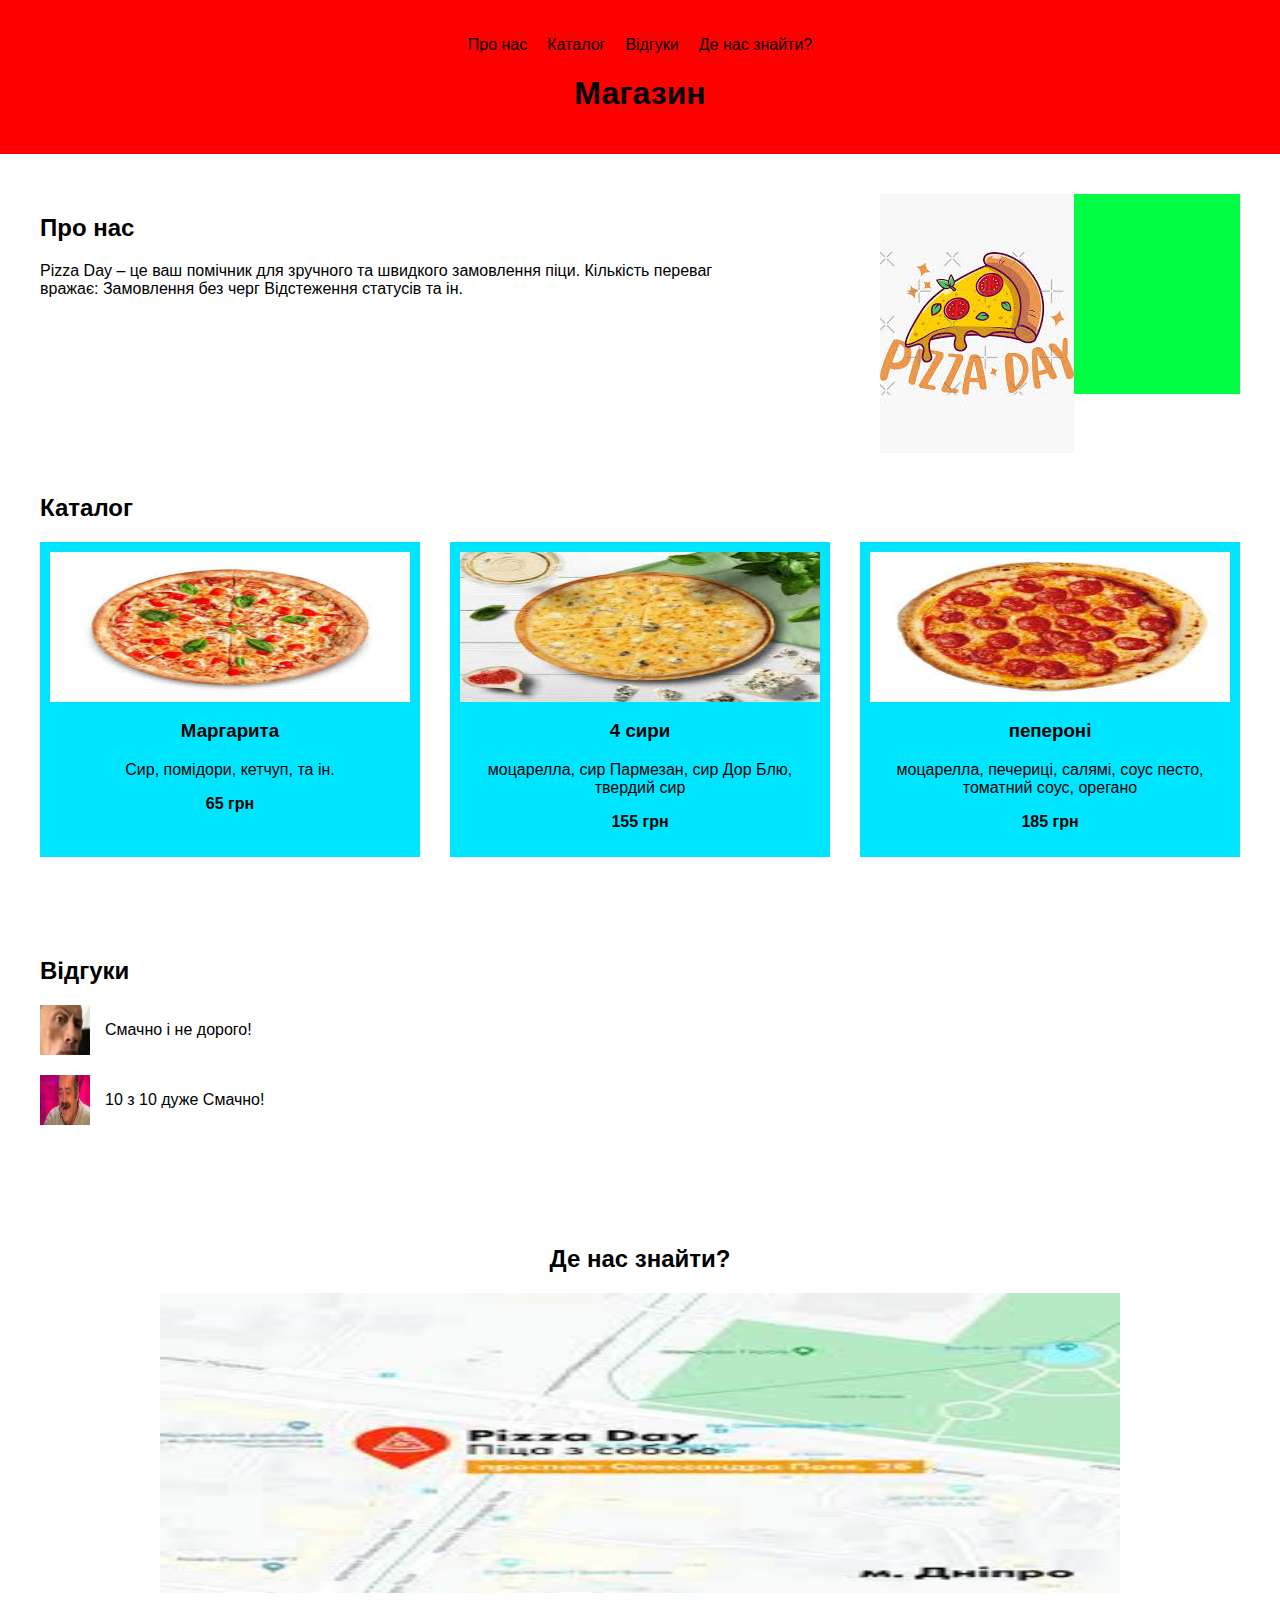
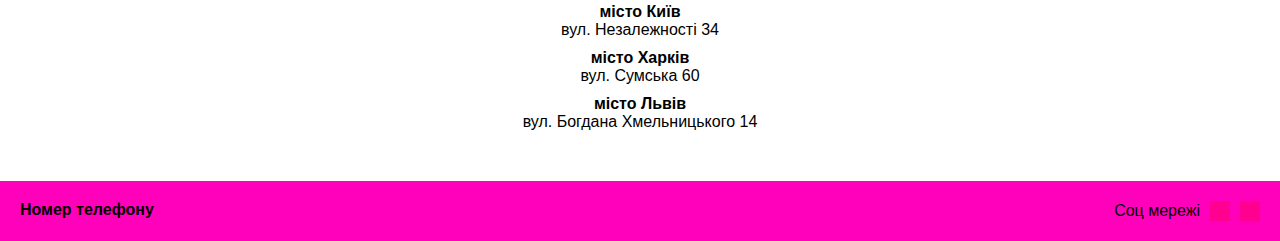
<file: Roma/index.html>
<!DOCTYPE html>
<html lang="uk">
<head>
  <meta charset="UTF-8">
  <meta name="viewport" content="width=device-width, initial-scale=1.0">
  <title>Магазин</title>
  <link rel="stylesheet" href="style.css">
</head>
<body>

  <header>
    <nav>
      <ul class="menu">
        <li><a href="#">Про нас</a></li>
        <li><a href="#">Каталог</a></li>
        <li><a href="#">Відгуки</a></li>
        <li><a href="#">Де нас знайти?</a></li>
          </ul>
    </nav>
    <h1>Магазин</h1>
  </header>

  <section class="about">
    <div class="about-text">
      <h2>Про нас</h2>
      <p>Pizza Day – це ваш помічник для зручного та швидкого замовлення піци. Кількість переваг вражає: Замовлення без черг Відстеження статусів та ін. </p>
    </div>
    <div class="about-img">
     <img src="[data-uri]">
    </div>
  </section>

  <section class="catalog">
    <h2>Каталог</h2>
    <div class="products">
      <div class="product">
        <div class="product-img">
          <img src="[data-uri]" height="100%" width="100%">

          </div>        
          
        <h3>Маргарита</h3>
        <p>Сир, помідори, кетчуп, та ін.</p>
        <p><strong>65 грн</strong></p>
      </div> 
      <div class="product">
        <div class="product-img"><img src="[data-uri]" height="100%" width="100%"></div>
        <h3>4 сири</h3>
        <p>моцарелла, сир Пармезан, сир Дор Блю, твердий сир</p>
        <p><strong>155 грн</strong></p>
      </div>
      <div class="product">
        <div class="product-img">
          <img src="[data-uri]" height="100%"
          width="100%">
        </div>
        <h3>пепероні</h3>
        <p>моцарелла, печериці, салямі, соус песто, томатний соус, орегано</p>
        <p><strong>185 грн</strong></p>
      </div>
    </div>
  </section>

  <section class="reviews">
    <h2>Відгуки</h2>
    <div class="review">
      <div class="avatar"> <img src="[data-uri]" height="100%" width="100%"></div>
      <p>Смачно і не дорого!</p>
    </div>
    <div class="review">
      
      <div class="avatar">
        <img src="[data-uri]" height="100%" width="100%">
      </div>
      <p>10 з 10 дуже Смачно!</p>
    </div>
  </section>
  <section class="contacts">
    <h2>Де нас знайти?</h2>
    <div class="map">
      <img src="[data-uri]" height="100%" width="100%">
    </div>
    <div class="addresses">
      <p><strong>місто Київ</strong><br>вул. Незалежності 34</p>
      <p><strong>місто Харків</strong><br>вул. Сумська 60</p>
      <p><strong>місто Львів</strong><br>вул. Богдана Хмельницького 14</p>
    </div>
  </section>

  <footer>
    <div class="phone">Номер телефону</div>
    <div class="social">Соц мережі
      <div class="icon"></div>
      <div class="icon"></div>
    </div>
  </footer>

</body>
</html>
</file>
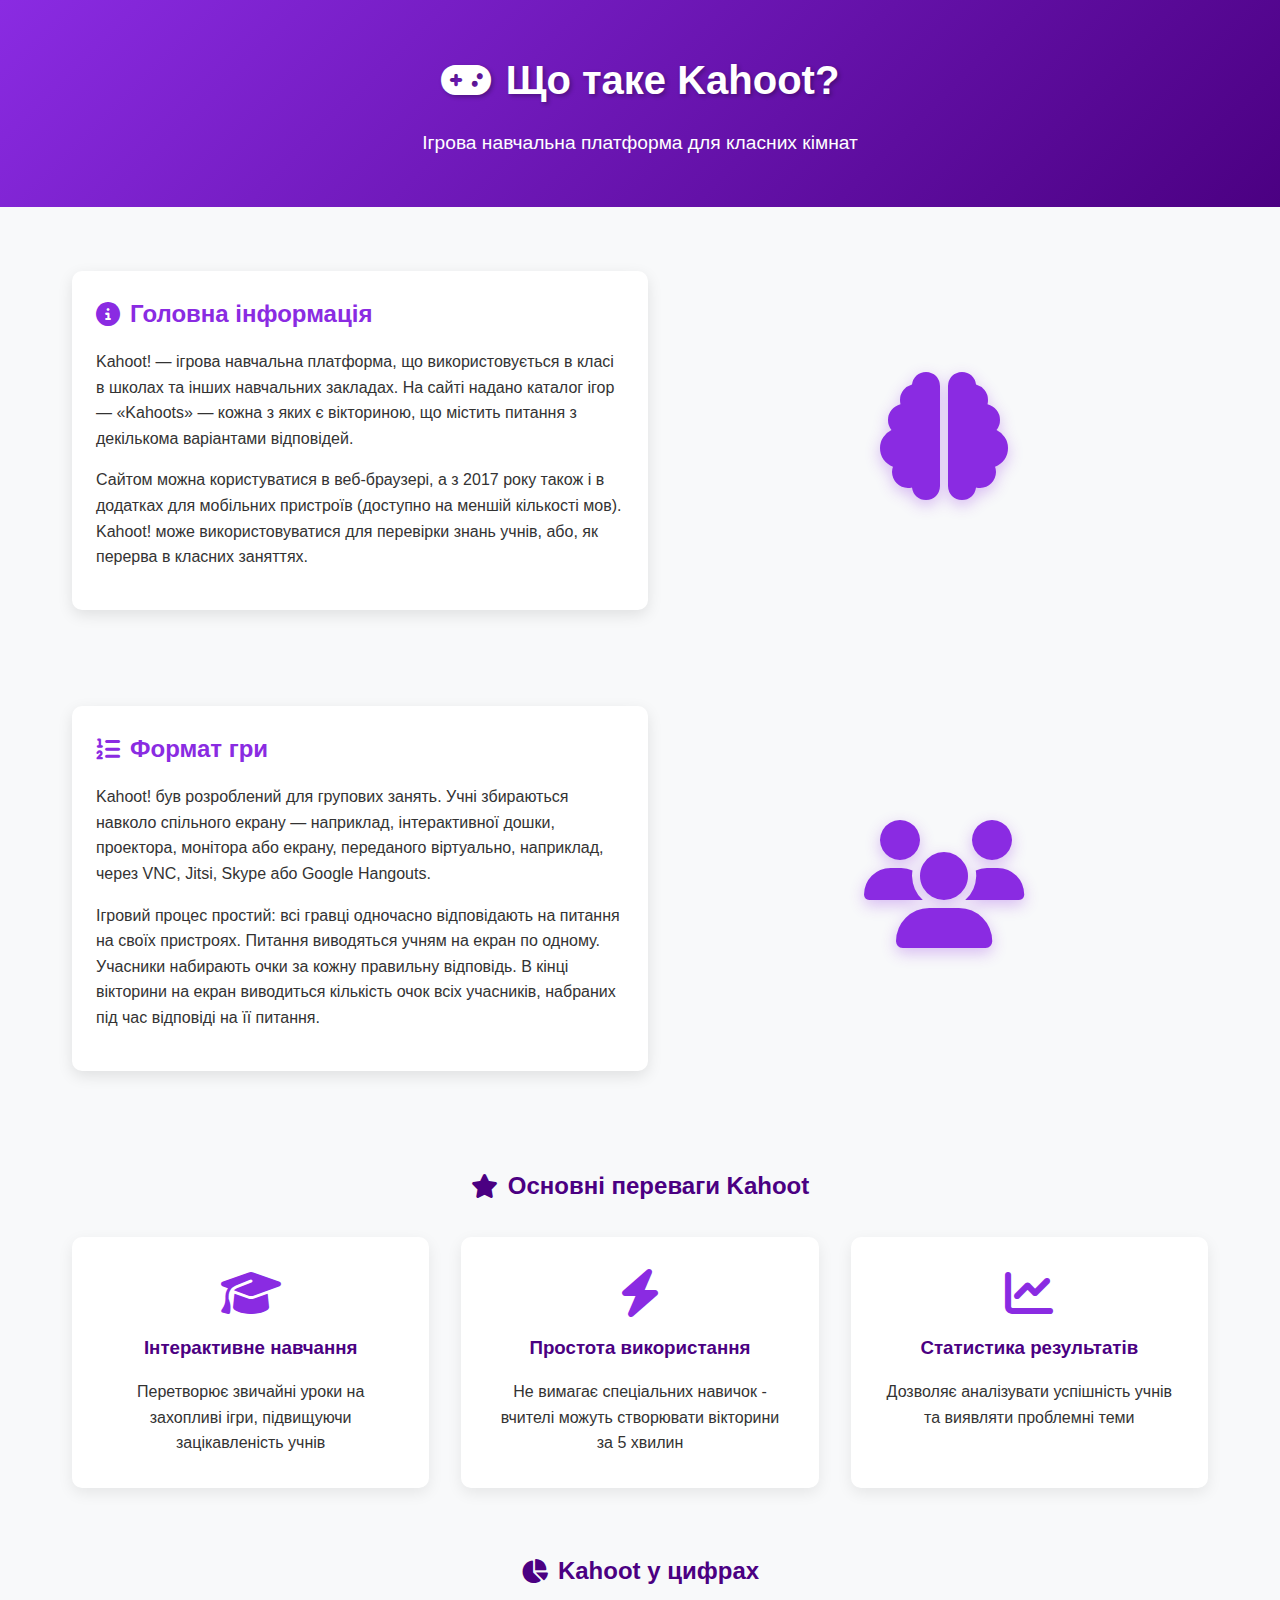
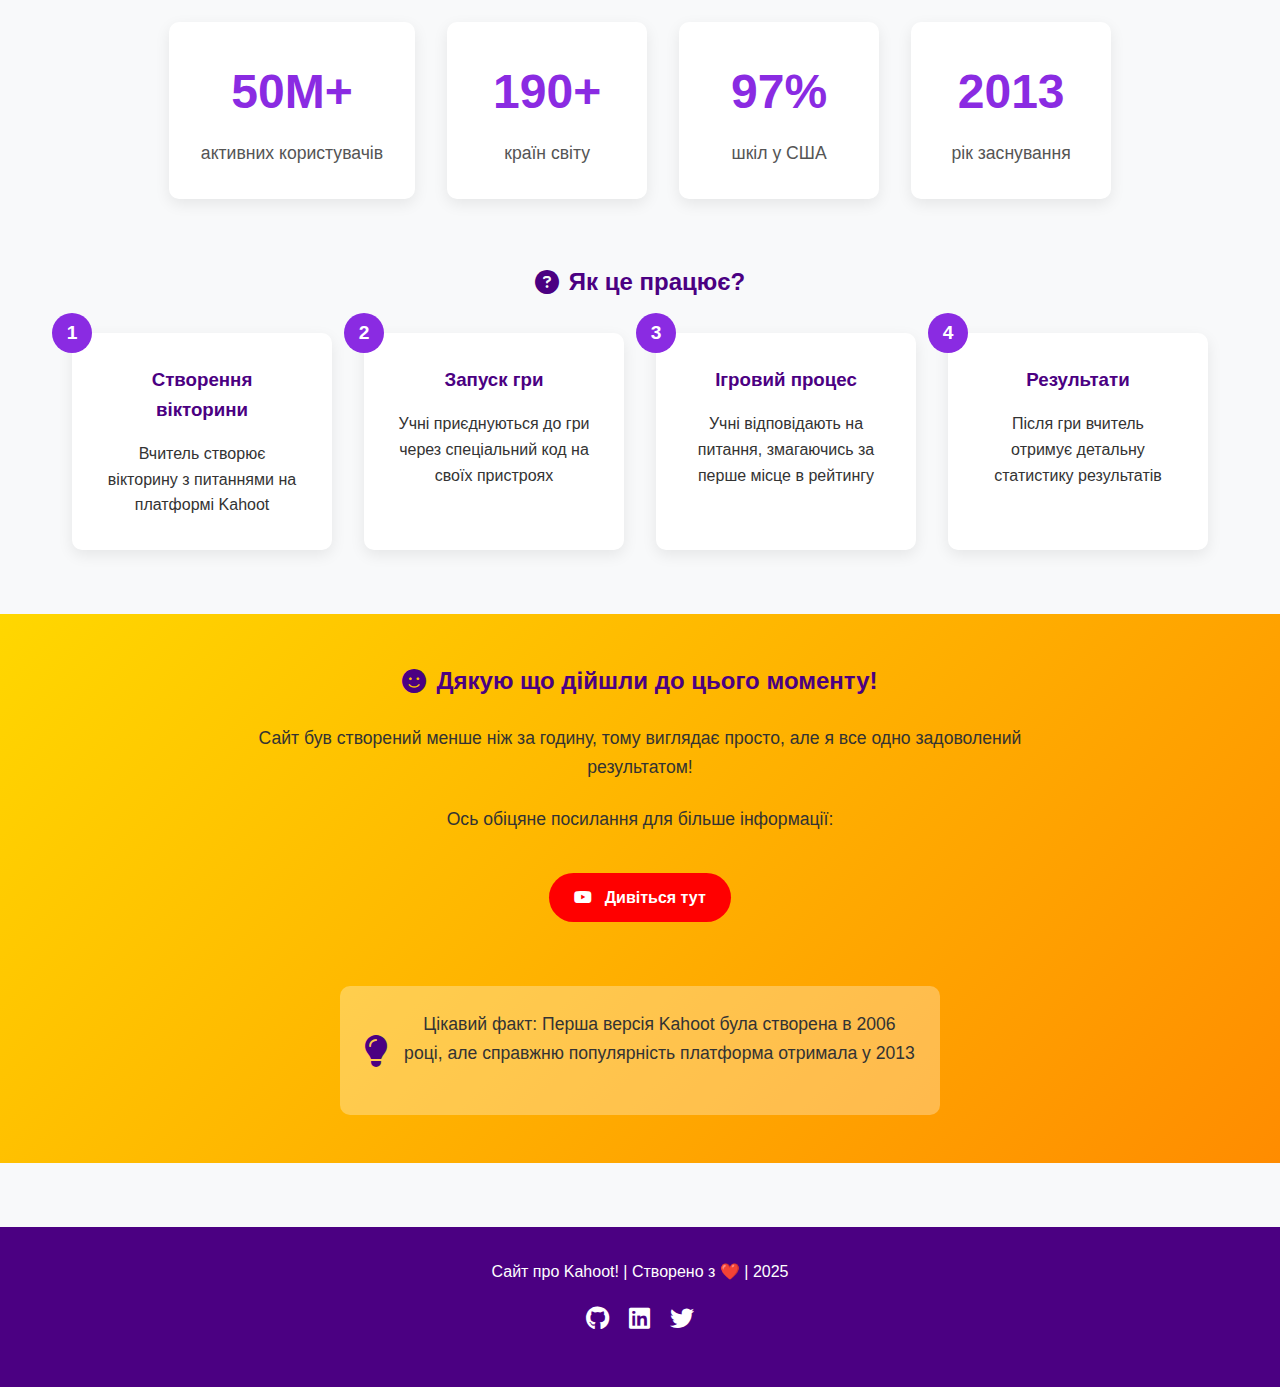
<file: Timophiy/index.html>
<!DOCTYPE html>
<html lang="uk">
<head>
  <meta charset="UTF-8">
  <meta name="viewport" content="width=device-width, initial-scale=1.0">
  <title>Що таке Kahoot?</title>
  <link rel="stylesheet" href="style.css">
  <link rel="stylesheet" href="https://cdnjs.cloudflare.com/ajax/libs/font-awesome/6.4.0/css/all.min.css">
</head>
<body>
  <header>
    <div class="header-content">
      <h1><i class="fas fa-gamepad"></i> Що таке Kahoot?</h1>
      <p>Ігрова навчальна платформа для класних кімнат</p>
    </div>
  </header>

  <section class="about">
    <div class="about-text">
      <h2><i class="fas fa-info-circle"></i> Головна інформація</h2>
      <p>Kahoot! — ігрова навчальна платформа, що використовується в класі в школах та інших навчальних закладах. На сайті надано каталог ігор — «Kahoots» — кожна з яких є вікториною, що містить питання з декількома варіантами відповідей.</p>
      <p>Сайтом можна користуватися в веб-браузері, а з 2017 року також і в додатках для мобільних пристроїв (доступно на меншій кількості мов). Kahoot! може використовуватися для перевірки знань учнів, або, як перерва в класних заняттях.</p>
    </div>
    <div class="about-img">
      <div class="kahoot-icon">
        <i class="fas fa-brain"></i>
      </div>
    </div>
  </section>

  <section class="about">
    <div class="about-text">
      <h2><i class="fas fa-list-ol"></i> Формат гри</h2>
      <p>Kahoot! був розроблений для групових занять. Учні збираються навколо спільного екрану — наприклад, інтерактивної дошки, проектора, монітора або екрану, переданого віртуально, наприклад, через VNC, Jitsi, Skype або Google Hangouts.</p>
      <p>Ігровий процес простий: всі гравці одночасно відповідають на питання на своїх пристроях. Питання виводяться учням на екран по одному. Учасники набирають очки за кожну правильну відповідь. В кінці вікторини на екран виводиться кількість очок всіх учасників, набраних під час відповіді на її питання.</p>
    </div>
    <div class="about-img">
      <div class="kahoot-icon">
        <i class="fas fa-users"></i>
      </div>
    </div>
  </section>

  <section class="features">
    <h2><i class="fas fa-star"></i> Основні переваги Kahoot</h2>
    <div class="features-container">
      <div class="feature">
        <i class="fas fa-graduation-cap"></i>
        <h3>Інтерактивне навчання</h3>
        <p>Перетворює звичайні уроки на захопливі ігри, підвищуючи зацікавленість учнів</p>
      </div>
      <div class="feature">
        <i class="fas fa-bolt"></i>
        <h3>Простота використання</h3>
        <p>Не вимагає спеціальних навичок - вчителі можуть створювати вікторини за 5 хвилин</p>
      </div>
      <div class="feature">
        <i class="fas fa-chart-line"></i>
        <h3>Статистика результатів</h3>
        <p>Дозволяє аналізувати успішність учнів та виявляти проблемні теми</p>
      </div>
    </div>
  </section>

  <section class="stats">
    <h2><i class="fas fa-chart-pie"></i> Kahoot у цифрах</h2>
    <div class="stats-container">
      <div class="stat">
        <div class="number">50M+</div>
        <div class="label">активних користувачів</div>
      </div>
      <div class="stat">
        <div class="number">190+</div>
        <div class="label">країн світу</div>
      </div>
      <div class="stat">
        <div class="number">97%</div>
        <div class="label">шкіл у США</div>
      </div>
      <div class="stat">
        <div class="number">2013</div>
        <div class="label">рік заснування</div>
      </div>
    </div>
  </section>

  <section class="how-to">
    <h2><i class="fas fa-question-circle"></i> Як це працює?</h2>
    <div class="steps">
      <div class="step">
        <div class="step-number">1</div>
        <h3>Створення вікторини</h3>
        <p>Вчитель створює вікторину з питаннями на платформі Kahoot</p>
      </div>
      <div class="step">
        <div class="step-number">2</div>
        <h3>Запуск гри</h3>
        <p>Учні приєднуються до гри через спеціальний код на своїх пристроях</p>
      </div>
      <div class="step">
        <div class="step-number">3</div>
        <h3>Ігровий процес</h3>
        <p>Учні відповідають на питання, змагаючись за перше місце в рейтингу</p>
      </div>
      <div class="step">
        <div class="step-number">4</div>
        <h3>Результати</h3>
        <p>Після гри вчитель отримує детальну статистику результатів</p>
      </div>
    </div>
  </section>

  <section class="fun-section">
    <div class="fun-content">
      <h2><i class="fas fa-smile"></i> Дякую що дійшли до цього моменту!</h2>
      <p>Сайт був створений менше ніж за годину, тому виглядає просто, але я все одно задоволений результатом!</p>
      <p>Ось обіцяне посилання для більше інформації:</p>
      <a href="https://www.youtube.com/embed/dQw4w9WgXcQ?si=Hpc6jJqlnnf_c4R8" target="_blank" class="youtube-link">
        <i class="fab fa-youtube"></i> Дивіться тут
      </a>
      <div class="fun-fact">
        <i class="fas fa-lightbulb"></i>
        <p>Цікавий факт: Перша версія Kahoot була створена в 2006 році, але справжню популярність платформа отримала у 2013</p>
      </div>
    </div>
  </section>

  <footer>
    <p>Сайт про Kahoot! | Створено з ❤️ | 2025</p>
    <div class="footer-links">
      <a href="#"><i class="fab fa-github"></i></a>
      <a href="#"><i class="fab fa-linkedin"></i></a>
      <a href="#"><i class="fab fa-twitter"></i></a>
    </div>
  </footer>
</body>
</html>
</file>
<file: Roma/style.css>
body {
  font-family: Arial, sans-serif;
  margin: 0;
  padding: 0;
}

header {
  background: #ff0000;
  padding: 20px;
  text-align: center;
}

.menu {
  list-style: none;
  padding: 0;
  display: flex;
  justify-content: center;
  gap: 20px;
}

.menu li a {
  text-decoration: none;
  color: black;
}

.about {
  display: flex;
  padding: 40px;
  justify-content: space-between;
}

.about-text {
  width: 60%;
}

.about-img {
  width: 30%;
  height: 200px;
  background: #00ff44;
}

.catalog {
  padding: 40px;
}

.products {
  display: flex;
  justify-content: space-between;
}

.product {
  width: 30%;
  background: #00e5ff;
  padding: 10px;
  text-align: center;
}

.product-img {
  width: 100%;
  height: 150px;
  background: #ddff00;
  margin-bottom: 10px;
}

.reviews {
  padding: 40px;
}

.review {
  display: flex;
  align-items: center;
  margin-bottom: 20px;
}

.avatar {
  width: 50px;
  height: 50px;
  background: #ffbf00;
  border-radius: 50%;
  margin-right: 15px;
}

.contacts {
  padding: 40px;
  text-align: center;
}

.map {
  width: 80%;
  height: 300px;
  margin: 0 auto;
  background: #8400ff;
}

.addresses p {
  margin: 10px 0;
}

footer {
  background: #ff00bb;
  display: flex;
  justify-content: space-between;
  padding: 20px;
}

.phone {
  font-weight: bold;
}

.social {
  display: flex;
  align-items: center;
  gap: 10px;
}

.icon {
  width: 20px;
  height: 20px;
  background: #ff0090;
}
</file>
<file: Timophiy/style.css>
/* Базові стилі */
* {
  margin: 0;
  padding: 0;
  box-sizing: border-box;
}

body {
  font-family: 'Segoe UI', Tahoma, Geneva, Verdana, sans-serif;
  line-height: 1.6;
  background-color: #f8f9fa;
  color: #333;
}

/* Шапка */
header {
  background: linear-gradient(135deg, #8A2BE2, #4B0082);
  color: white;
  text-align: center;
  padding: 3rem 1rem;
  margin-bottom: 2rem;
}

.header-content h1 {
  font-size: 2.5rem;
  margin-bottom: 1rem;
  text-shadow: 2px 2px 4px rgba(0, 0, 0, 0.3);
  display: flex;
  align-items: center;
  justify-content: center;
  gap: 15px;
}

.header-content p {
  font-size: 1.2rem;
  max-width: 600px;
  margin: 0 auto;
}

/* Секції */
.about {
  display: flex;
  flex-wrap: wrap;
  padding: 2rem;
  gap: 2rem;
  max-width: 1200px;
  margin: 2rem auto;
}

.about-text {
  flex: 1;
  min-width: 300px;
  padding: 1.5rem;
  background: white;
  border-radius: 10px;
  box-shadow: 0 5px 15px rgba(0, 0, 0, 0.1);
}

.about-text h2 {
  color: #8A2BE2;
  margin-bottom: 1rem;
  display: flex;
  align-items: center;
  gap: 10px;
}

.about-text p {
  margin-bottom: 1rem;
}

.about-img {
  flex: 1;
  min-width: 300px;
  display: flex;
  align-items: center;
  justify-content: center;
}

.kahoot-icon {
  font-size: 8rem;
  color: #8A2BE2;
  text-shadow: 0 5px 15px rgba(138, 43, 226, 0.3);
}

/* Секція переваг */
.features {
  max-width: 1200px;
  margin: 4rem auto;
  padding: 0 2rem;
}

.features h2 {
  text-align: center;
  margin-bottom: 2rem;
  color: #4B0082;
  display: flex;
  justify-content: center;
  align-items: center;
  gap: 10px;
}

.features-container {
  display: flex;
  flex-wrap: wrap;
  gap: 2rem;
  justify-content: center;
}

.feature {
  flex: 1;
  min-width: 250px;
  background: white;
  padding: 2rem;
  border-radius: 10px;
  box-shadow: 0 5px 15px rgba(0, 0, 0, 0.08);
  text-align: center;
  transition: transform 0.3s ease;
}

.feature:hover {
  transform: translateY(-10px);
}

.feature i {
  font-size: 3rem;
  color: #8A2BE2;
  margin-bottom: 1rem;
}

.feature h3 {
  margin-bottom: 1rem;
  color: #4B0082;
}

/* Статистика */
.stats {
  max-width: 1200px;
  margin: 4rem auto;
  padding: 0 2rem;
}

.stats h2 {
  text-align: center;
  margin-bottom: 2rem;
  color: #4B0082;
  display: flex;
  justify-content: center;
  align-items: center;
  gap: 10px;
}

.stats-container {
  display: flex;
  flex-wrap: wrap;
  gap: 2rem;
  justify-content: center;
}

.stat {
  background: white;
  padding: 2rem;
  border-radius: 10px;
  box-shadow: 0 5px 15px rgba(0, 0, 0, 0.08);
  text-align: center;
  min-width: 200px;
}

.number {
  font-size: 3rem;
  font-weight: bold;
  color: #8A2BE2;
  margin-bottom: 0.5rem;
}

.label {
  font-size: 1.1rem;
  color: #555;
}

/* Як це працює */
.how-to {
  max-width: 1200px;
  margin: 4rem auto;
  padding: 0 2rem;
}

.how-to h2 {
  text-align: center;
  margin-bottom: 2rem;
  color: #4B0082;
  display: flex;
  justify-content: center;
  align-items: center;
  gap: 10px;
}

.steps {
  display: flex;
  flex-wrap: wrap;
  gap: 2rem;
  justify-content: center;
}

.step {
  flex: 1;
  min-width: 200px;
  background: white;
  padding: 2rem;
  border-radius: 10px;
  box-shadow: 0 5px 15px rgba(0, 0, 0, 0.08);
  text-align: center;
  position: relative;
}

.step-number {
  position: absolute;
  top: -20px;
  left: -20px;
  width: 40px;
  height: 40px;
  background: #8A2BE2;
  color: white;
  border-radius: 50%;
  display: flex;
  align-items: center;
  justify-content: center;
  font-weight: bold;
  font-size: 1.2rem;
}

.step h3 {
  margin-bottom: 1rem;
  color: #4B0082;
}

/* Секція з гумором */
.fun-section {
  background: linear-gradient(135deg, #FFD700, #FF8C00);
  padding: 3rem 2rem;
  text-align: center;
  margin: 4rem 0;
}

.fun-content {
  max-width: 800px;
  margin: 0 auto;
}

.fun-content h2 {
  margin-bottom: 1.5rem;
  color: #4B0082;
  display: flex;
  justify-content: center;
  align-items: center;
  gap: 10px;
}

.fun-content p {
  margin-bottom: 1.5rem;
  font-size: 1.1rem;
}

.youtube-link {
  display: inline-block;
  background: #FF0000;
  color: white;
  padding: 12px 25px;
  border-radius: 30px;
  text-decoration: none;
  font-weight: bold;
  transition: all 0.3s ease;
  margin: 1rem 0 2rem;
}

.youtube-link:hover {
  background: #CC0000;
  transform: translateY(-3px);
  box-shadow: 0 5px 15px rgba(255, 0, 0, 0.3);
}

.youtube-link i {
  margin-right: 8px;
}

.fun-fact {
  background: rgba(255, 255, 255, 0.3);
  padding: 1.5rem;
  border-radius: 10px;
  margin-top: 1.5rem;
  display: flex;
  align-items: center;
  gap: 15px;
  max-width: 600px;
  margin: 2rem auto 0;
}

.fun-fact i {
  font-size: 2rem;
  color: #4B0082;
}

/* Футер */
footer {
  background: #4B0082;
  color: white;
  text-align: center;
  padding: 2rem;
  margin-top: 2rem;
}

.footer-links {
  display: flex;
  justify-content: center;
  gap: 20px;
  margin: 1rem 0;
}

.footer-links a {
  color: white;
  font-size: 1.5rem;
  transition: transform 0.3s ease;
}

.footer-links a:hover {
  transform: translateY(-5px);
}

/* Адаптивність */
@media (max-width: 768px) {
  .about, .features-container, .stats-container, .steps {
    flex-direction: column;
  }
  
  .kahoot-icon {
    font-size: 6rem;
  }
  
  header {
    padding: 2rem 1rem;
  }
  
  .feature, .stat, .step {
    min-width: 100%;
  }
}
</file>
